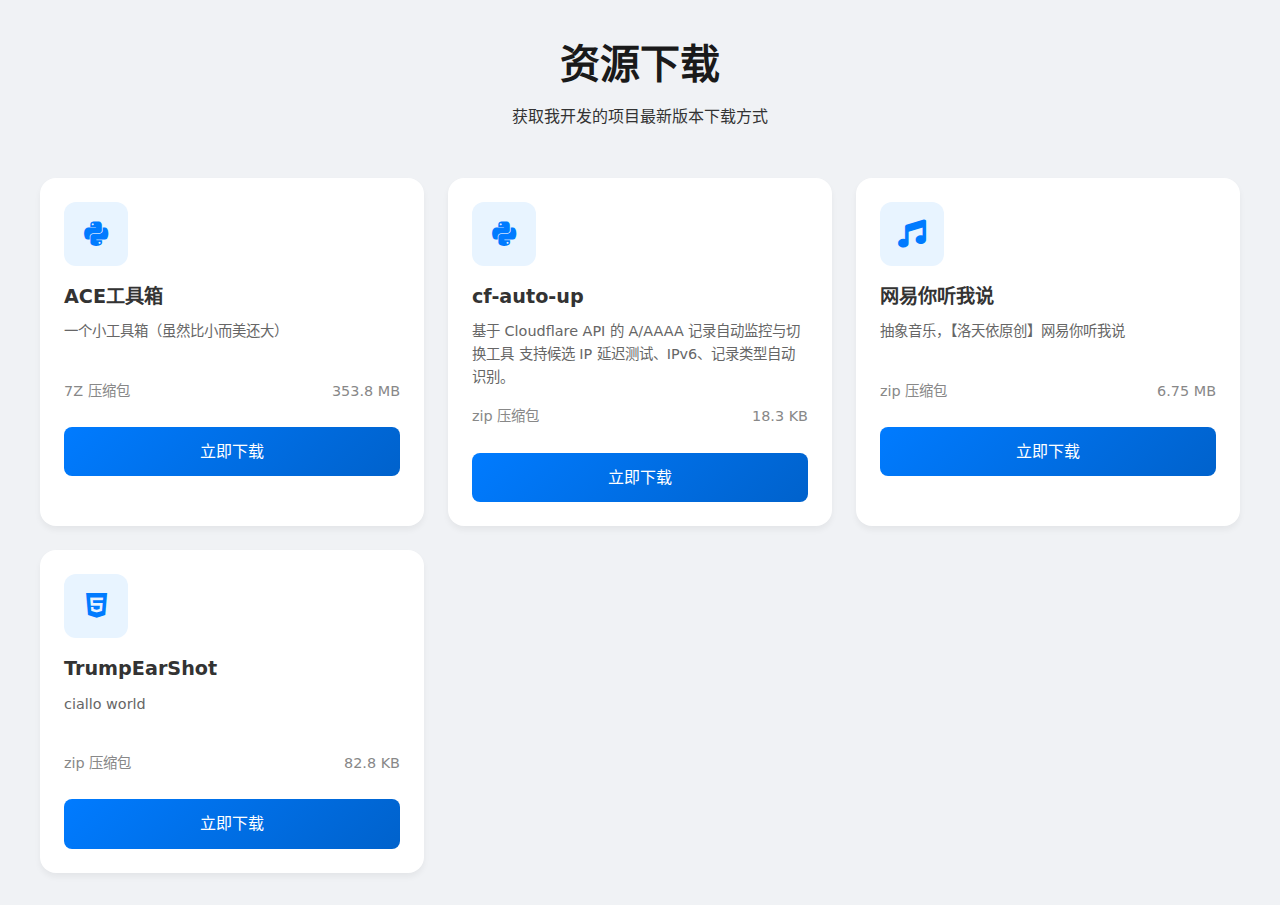
<file: Download/index.html>
<!DOCTYPE html>
<html lang="zh-CN">
<head>
    <meta charset="UTF-8">
    <meta name="viewport" content="width=device-width, initial-scale=1.0">
    <title>小原酱的个人首页|下载中心</title>
    <link rel="icon" href="/images/icon_ya.png" as="image" />
    <style>
        * {
            margin: 0;
            padding: 0;
            box-sizing: border-box;
            font-family: 'Segoe UI', system-ui, sans-serif;
        }

        body {
            background: #f0f2f5;
            color: #333;
            line-height: 1.6;
            padding: 2rem;
        }

        .container {
            max-width: 1200px;
            margin: 0 auto;
        }

        .header {
            text-align: center;
            margin-bottom: 3rem;
        }

        h1 {
            font-size: 2.5rem;
            color: #1a1a1a;
            margin-bottom: 0.5rem;
        }

        .download-list {
            display: grid;
            gap: 1.5rem;
            grid-template-columns: repeat(auto-fit, minmax(300px, 1fr));
        }

        .download-card {
            background: white;
            border-radius: 16px;
            padding: 1.5rem;
            box-shadow: 0 4px 6px rgba(0, 0, 0, 0.05);
            transition: transform 0.2s, box-shadow 0.2s;
        }

        .download-card:hover {
            transform: translateY(-4px);
            box-shadow: 0 8px 12px rgba(0, 0, 0, 0.1);
        }

        .file-icon {
            width: 64px;
            height: 64px;
            background: #e8f4ff;
            border-radius: 12px;
            display: flex;
            align-items: center;
            justify-content: center;
            margin-bottom: 1rem;
        }

        .file-icon i {
            font-size: 28px;
            color: #007bff;
        }

        .file-name {
            font-size: 1.2rem;
            font-weight: 600;
            margin-bottom: 0.5rem;
        }

        .file-desc {
            color: #666;
            font-size: 0.9rem;
            margin-bottom: 1rem;
            min-height: 3em;
        }

        .download-meta {
            display: flex;
            justify-content: space-between;
            align-items: center;
            margin-bottom: 1.5rem;
            font-size: 0.9rem;
            color: #888;
        }

        .download-btn {
            display: inline-block;
            width: 100%;
            padding: 12px 24px;
            background: linear-gradient(135deg, #007bff, #0062cc);
            color: white;
            text-decoration: none;
            border-radius: 8px;
            text-align: center;
            font-weight: 500;
            transition: opacity 0.2s;
        }

        .download-btn:hover {
            opacity: 0.9;
        }

        @media (max-width: 768px) {
            body {
                padding: 1rem;
            }
            
            h1 {
                font-size: 2rem;
            }
        }
    </style>
    <!-- 引入Font Awesome图标 -->
    <link rel="stylesheet" href="https://cdnjs.cloudflare.com/ajax/libs/font-awesome/6.0.0/css/all.min.css">
</head>
<body>
    <div class="container">
        <header class="header">
            <h1>资源下载</h1>
            <p>获取我开发的项目最新版本下载方式</p>
        </header>

        <div class="download-list">
            <!-- 下载项 1 -->
            <div class="download-card">
                <div class="file-icon">
                    <i class="fa-brands fa-python"></i>
                </div>
                <h3 class="file-name">ACE工具箱</h3>
                <p class="file-desc">一个小工具箱（虽然比小而美还大）</p>
                <div class="download-meta">
                    <span>7Z 压缩包</span>
                    <span>353.8 MB</span>
                </div>
                <a href="https://pan.baidu.com/s/1ulJxykw9rL0qJMuVSc_m3w?pwd=8888" class="download-btn">立即下载</a>
            </div>

            <!-- 下载项 2 -->
            <div class="download-card">
                <div class="file-icon">
                    <i class="fa-brands fa-python"></i>
                </div>
                <h3 class="file-name">cf-auto-up</h3>
                <p class="file-desc">基于 Cloudflare API 的 A/AAAA 记录自动监控与切换工具
                    支持候选 IP 延迟测试、IPv6、记录类型自动识别。</p>
                <div class="download-meta">
                    <span>zip 压缩包</span>
                    <span>18.3 KB</span>
                </div>
                <a href="https://cnb.cool/koharachan/cf-auto-up/-/git/archive/v0.0.1.zip" class="download-btn">立即下载</a>
            </div>

            <!-- 下载项 3 -->
            <div class="download-card">
                <div class="file-icon">
                    <i class="fa-solid fa-music"></i>
                </div>
                <h3 class="file-name">网易你听我说</h3>
                <p class="file-desc">抽象音乐，【洛天依原创】网易你听我说</p>
                <div class="download-meta">
                    <span>zip 压缩包</span>
                    <span>6.75 MB</span>
                </div>
                <a href="https://pan.baidu.com/s/17wzb6SJ_paMDOMT0uqmHHA?pwd=8888" class="download-btn">立即下载</a>
            </div>

            <!-- 下载项 4 -->
            <div class="download-card">
                <div class="file-icon">
                    <i class="fa-brands fa-html5"></i>
                </div>
                <h3 class="file-name">TrumpEarShot</h3>
                <p class="file-desc">ciallo world</p>
                <div class="download-meta">
                    <span>zip 压缩包</span>
                    <span>82.8 KB</span>
                </div>
                <a href="https://github.com/Genshinzmnl/TrumpEarShot/archive/refs/tags/v1.0.0.zip" class="download-btn">立即下载</a>
            </div>
        </div>
    </div>
</body>
</html>
</file>
